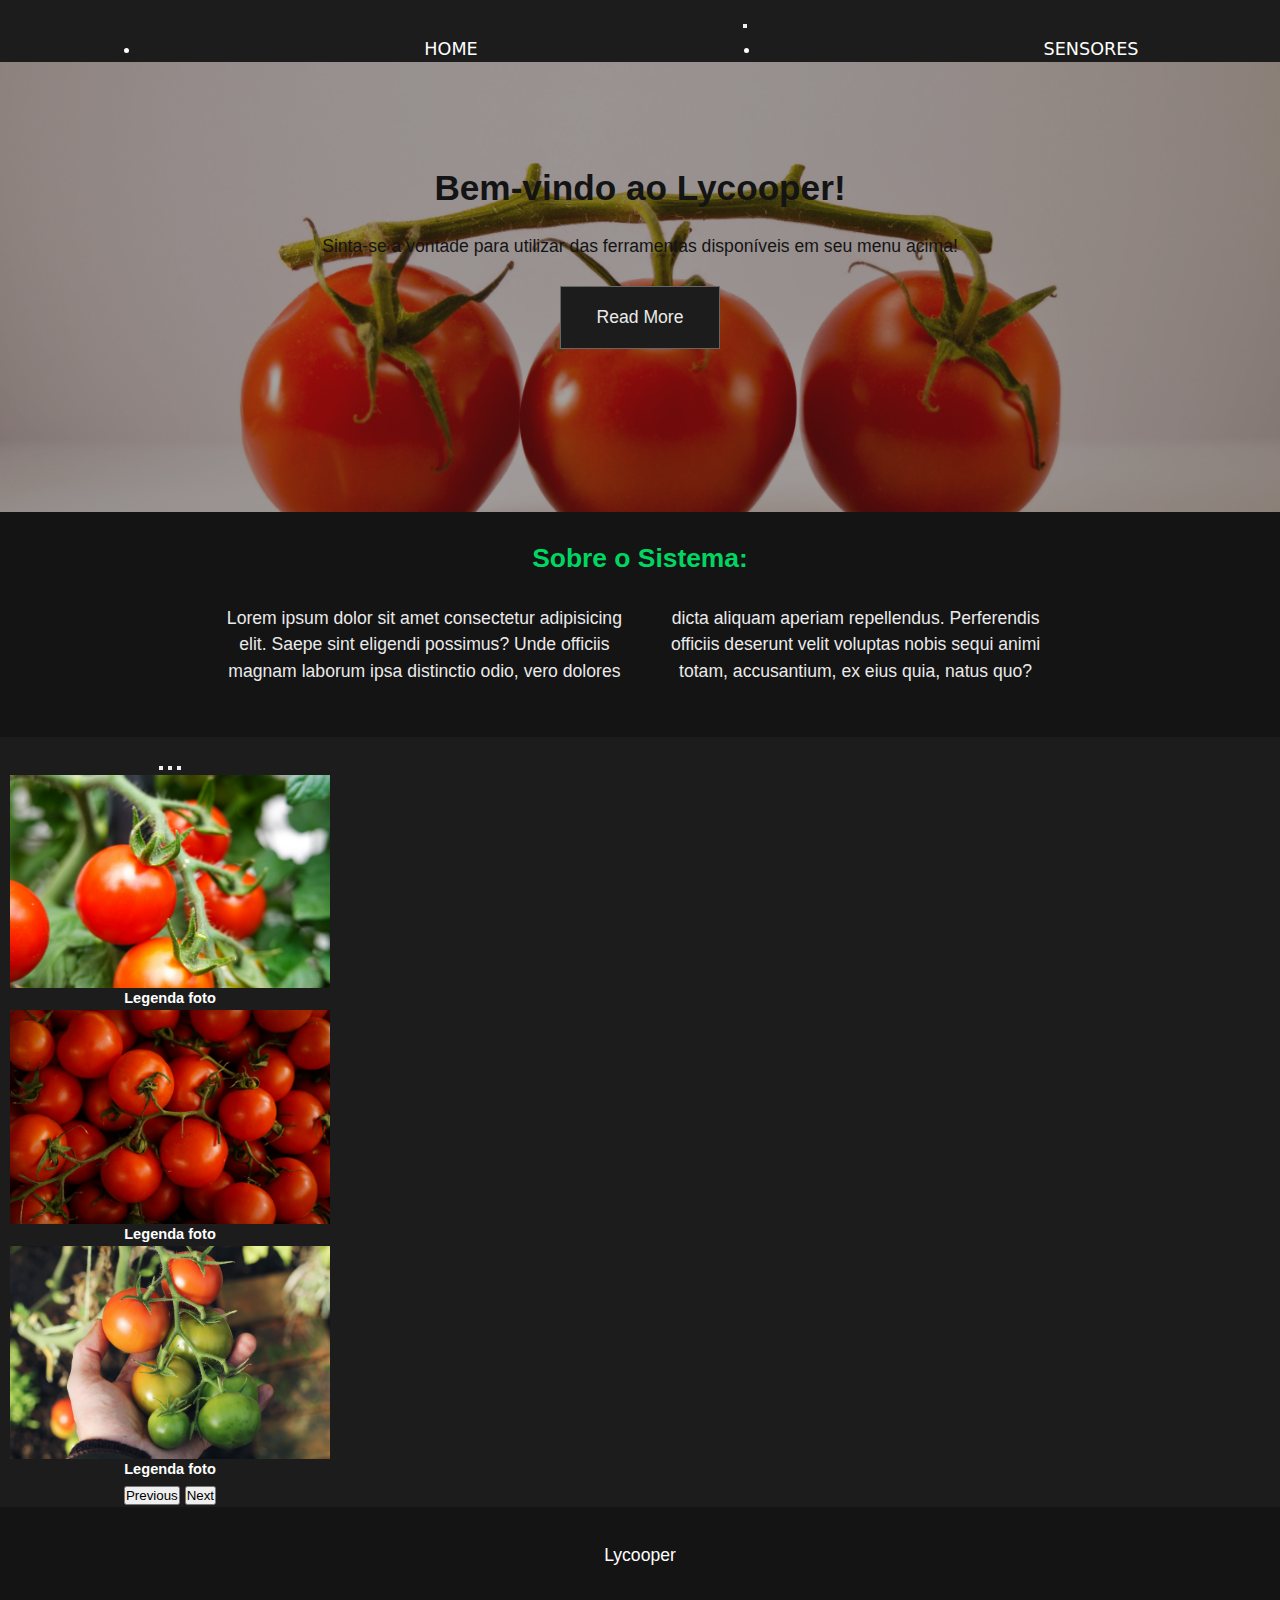
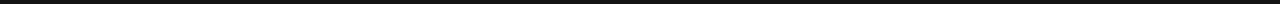
<file: index.html>
<!DOCTYPE html>
<html lang="pt-BR">

<head>
    
    <!-- Metadados -->
    <meta charset="UTF-8">
    <meta name="viewport" content="width=device-width, initial-scale=1.0">
    <meta http-equiv="X-UA-Compatible" content="ie=edge">
    <link rel="stylesheet" href="./css/style.css">
    <link href="https://cdn.jsdelivr.net/npm/bootstrap@5.0.2/dist/css/bootstrap.min.css" rel="stylesheet" integrity="sha384-EVSTQN3/azprG1Anm3QDgpJLIm9Nao0Yz1ztcQTwFspd3yD65VohhpuuCOmLASjC" crossorigin="anonymous">
    <script src="https://cdn.jsdelivr.net/npm/bootstrap@5.0.2/dist/js/bootstrap.bundle.min.js" integrity="sha384-MrcW6ZMFYlzcLA8Nl+NtUVF0sA7MsXsP1UyJoMp4YLEuNSfAP+JcXn/tWtIaxVXM" crossorigin="anonymous"></script>
    <title>Lycooper</title>
    <!--Titulo-->
</head>

<header>
    <!--Navbar Bootstrap-->
    <nav class="navbar col- navbar-sm navbar-dark fixed-top d-inline ">
        <div class="container-fluid">
          <a class="navbar-brand brand" href="index.html" data-text="Lycooper">Lycooper</a>
          <button class="navbar-toggler" type="button" data-bs-toggle="collapse" data-bs-target="#navbar">
            <span class="navbar-toggler-icon"></span>
          </button>
          <div class="collapse navbar-collapse" id="navbar">
            <ul class="navbar-nav">
                <li class="nav-item"></li><a class="nav-link" href="index.html">HOME</a> </li>
                <li class="nav-item"></li><a class="nav-link" href="sensor.html">SENSORES</a></li>
            </ul>
          </div>
        </div>
    </nav>
    <!--Fim da Navbar Bootstrap-->
</header>

<body>
    <!-- 1° Section, Titulo e Botão Read me e Showcase -->
    <section id="showcase" class="grid">
        <div class="bg-image"></div>
        <div class="content-wrap">
            <h1>Bem-vindo ao Lycooper!</h1>
            <p>Sinta-se a vontade para utilizar das ferramentas disponíveis em seu menu acima!</p>
            <a href="#section-b" class="btn">Read More</a>
        </div>
    </section>
    <!-- Fim da 1° Section, Titulo e Botão Read me e Showcase -->

    <main id="main">
        <!-- Texto acima do Slide, Section A -->
        <section id="section-a" class="grid container-fluid">
            <div class="content-wrap">
                <h2 class="content-title">Sobre o Sistema:</h2>
                    <div class="content-text">
                        <p>Lorem ipsum dolor sit amet consectetur adipisicing elit. Saepe sint eligendi possimus? Unde
                        officiis magnam laborum ipsa distinctio odio, vero dolores dicta aliquam aperiam repellendus.
                        Perferendis officiis deserunt velit voluptas nobis sequi
                        animi totam, accusantium, ex eius quia, natus quo?</p>
                    </div>
            </div>
        </section>
        <!-- Texto abaixo do Slide, Section A -->
        <section>
          <div id="carouselExampleDark" class="carousel carousel-dark slide m-auto py-4 w-75" data-bs-ride="carousel">
            <div class="carousel-indicators">
              <button type="button" data-bs-target="#carouselExampleDark" data-bs-slide-to="0" class="active" aria-current="true" aria-label="Slide 1"></button>
              <button type="button" data-bs-target="#carouselExampleDark" data-bs-slide-to="1" aria-label="Slide 2"></button>
              <button type="button" data-bs-target="#carouselExampleDark" data-bs-slide-to="2" aria-label="Slide 3"></button>
            </div>
            <div class="carousel-inner">
              <div class="carousel-item active" data-bs-interval="10000">
                <img src="imgs/a.jpg" class="d-block w-100" alt="...">
                <div class="carousel-caption d-none d-md-block">
                  <h5>Legenda foto</h5>
                </div>
              </div>
              <div class="carousel-item" data-bs-interval="2000">
                <img src="imgs/b.jpg" class="d-block w-100" alt="...">
                <div class="carousel-caption d-none d-md-block">
                  <h5>Legenda foto</h5>
                </div>
              </div>
              <div class="carousel-item">
                <img src="imgs/c.jpg" class="d-block w-100" alt="...">
                <div class="carousel-caption d-none d-md-block">
                  <h5>Legenda foto</h5>
                </div>
              </div>
            </div>
            <button class="carousel-control-prev" type="button" data-bs-target="#carouselExampleDark" data-bs-slide="prev">
              <span class="carousel-control-prev-icon" aria-hidden="true"></span>
              <span class="visually-hidden">Previous</span>
            </button>
            <button class="carousel-control-next" type="button" data-bs-target="#carouselExampleDark" data-bs-slide="next">
              <span class="carousel-control-next-icon" aria-hidden="true"></span>
              <span class="visually-hidden">Next</span>
            </button>
          </div>
        </section>
        </main>
    <!-- Footer -->
    <footer id="main-footer" class="text-footer text-center footer">
        <div id="footer-brand">Lycooper</div>
    </footer>
</body>
</html>
</file>
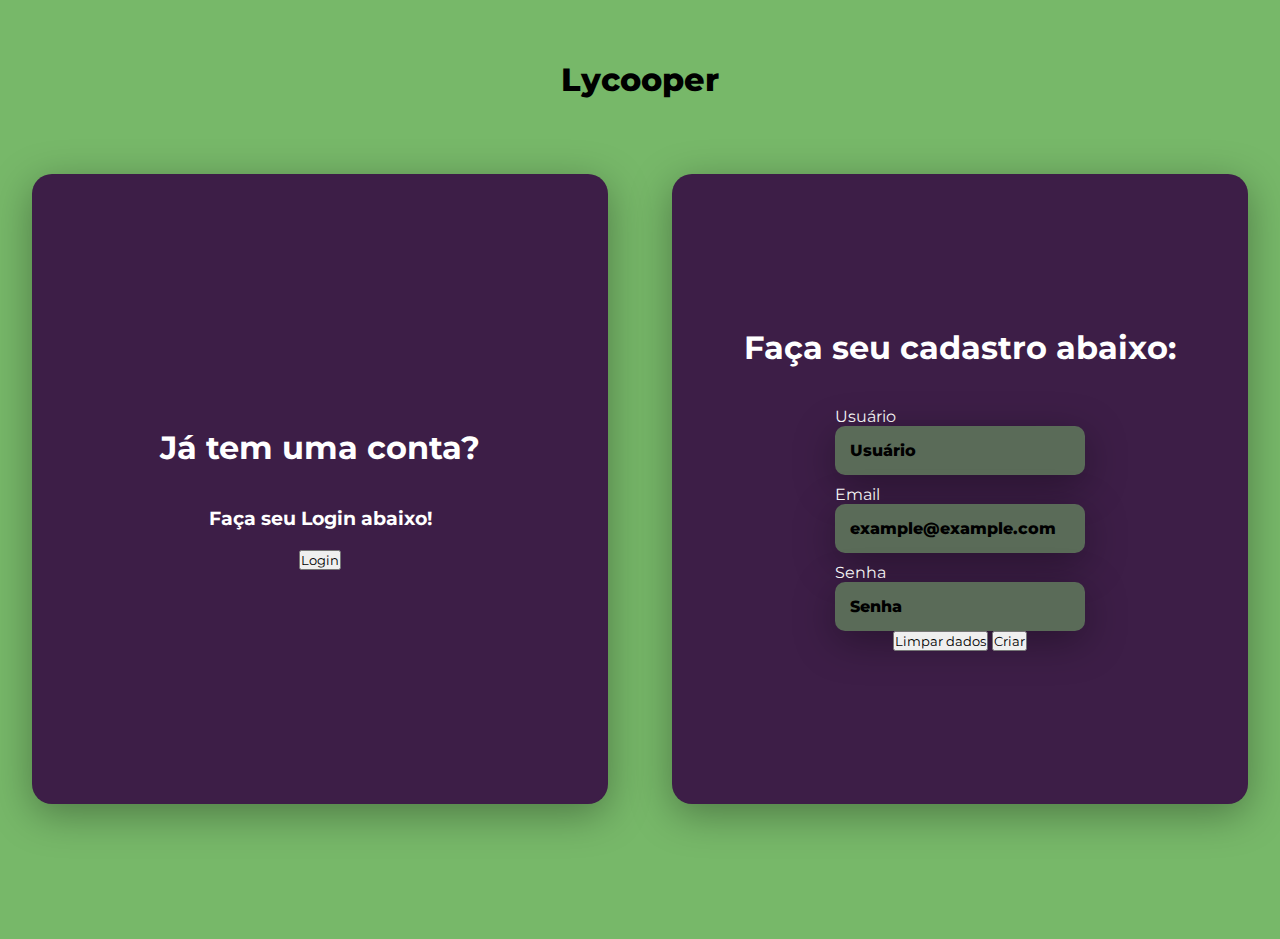
<file: cadastro copy.html>
<!DOCTYPE html>
<html lang="pt-BR">

<head>
    <meta charset="UTF-8" />
    <meta http-equiv="X-UA-Compatible" content="IE=edge" />
    <meta name="viewport" content="width=device-width, initial-scale=1.0" />
    <title>Cadastro</title>
    <link href="https://cdn.jsdelivr.net/npm/bootstrap@5.0.2/dist/css/bootstrap.min.css" rel="stylesheet"
    integrity="sha384-EVSTQN3/azprG1Anm3QDgpJLIm9Nao0Yz1ztcQTwFspd3yD65VohhpuuCOmLASjC" crossorigin="anonymous">
    <script src="https://cdn.jsdelivr.net/npm/bootstrap@5.0.2/dist/js/bootstrap.bundle.min.js"
    integrity="sha384-MrcW6ZMFYlzcLA8Nl+NtUVF0sA7MsXsP1UyJoMp4YLEuNSfAP+JcXn/tWtIaxVXM" crossorigin="anonymous">
    </script>
    <link href="./css/style-login.css" rel="stylesheet">
</head>

<body>
    <h1>Lycooper</h1>
    <div class="container-main-login">
        <div class="container-left">
            <div class="page-register">
                <h1>Já tem uma conta?</h1>
                <h3>Faça seu Login abaixo!</h3>
                <form action="./login.html" method="post">
                    <button type="submit" class="btn btn-success">Login</button>
                </form>
            </div>
        </div>
        <div class="container-right">
            <div class="page-login">
                <h1>Faça seu cadastro abaixo:</h1>
                <form action="./php/recebedados.php" method="POST" class="form-login">
                    <div class="textfield">
                        <label class="label" for="user">Usuário</label>
                        <input type="text" placeholder="Usuário" name="userLogin">
                    </div>
                    <div class="textfield">
                        <label class="label" for="email">Email</label>
                        <input type="password" placeholder="example@example.com" name="userEmail">
                    </div>
                    <div class="textfield">
                        <label class="label" for="pass">Senha</label>
                        <input type="password" placeholder="Senha" name="userPass">
                    </div>
                    <button class="btn btn-dark mt-3" type="reset">Limpar dados</button>
                    <button class="btn btn-success mt-3" type="submit" name="submit">Criar</button>
                </form>
            </div>
        </div>
    </div>
</body>

</html>
</file>
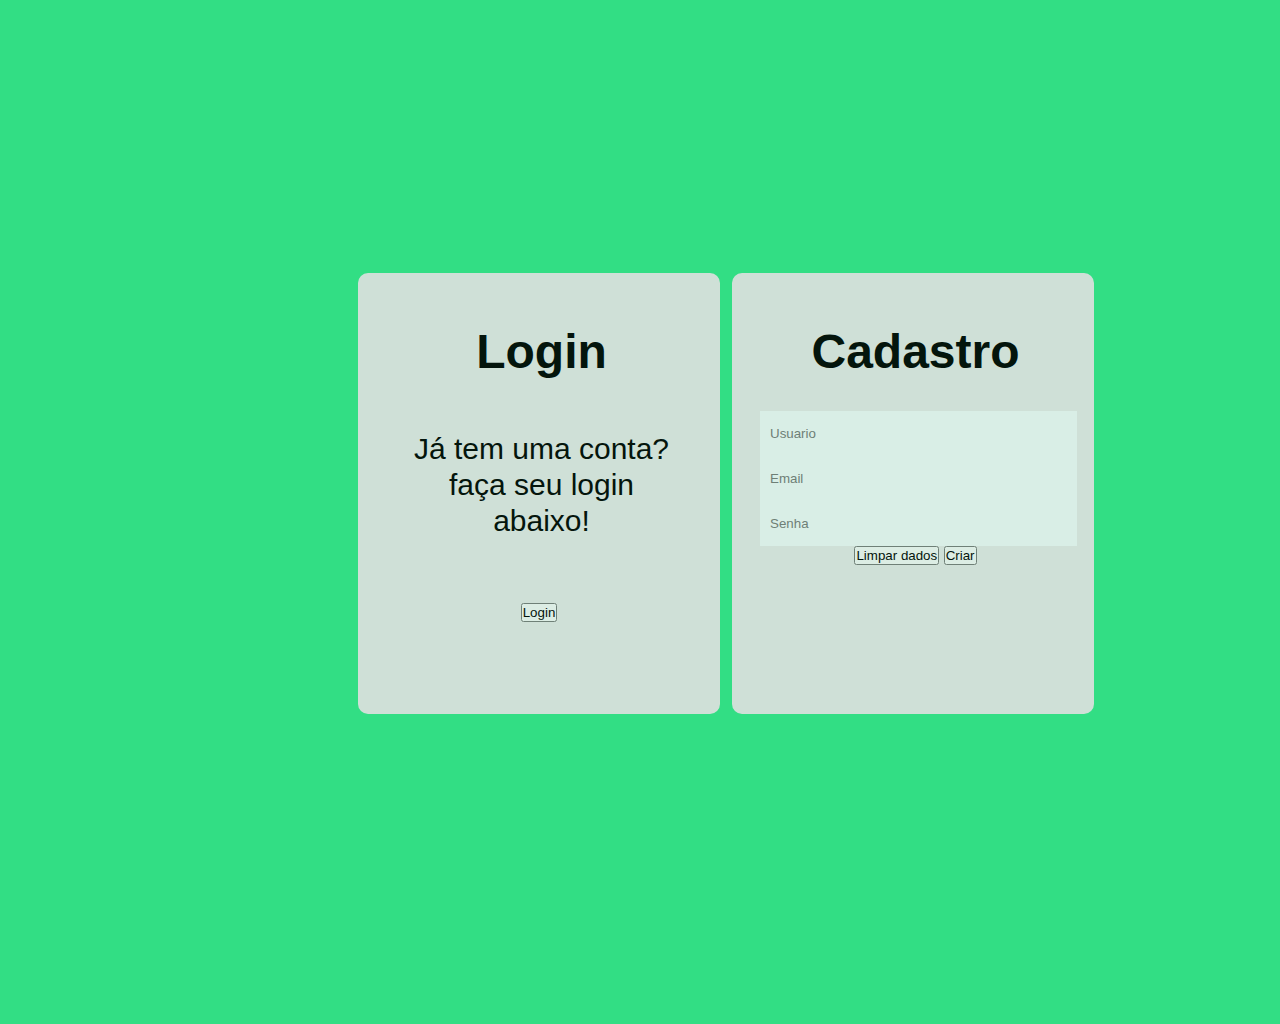
<file: cadastro.html>
<!DOCTYPE html>
<html lang="pt-BR">

<head>
    <meta charset="UTF-8" />
    <meta http-equiv="X-UA-Compatible" content="IE=edge" />
    <meta name="viewport" content="width=device-width, initial-scale=1.0" />
    <title>Cadastro</title>
    <link href="./css/style_cadastro.css" rel="stylesheet">
    <link href="https://cdn.jsdelivr.net/npm/bootstrap@5.0.2/dist/css/bootstrap.min.css" rel="stylesheet" integrity="sha384-EVSTQN3/azprG1Anm3QDgpJLIm9Nao0Yz1ztcQTwFspd3yD65VohhpuuCOmLASjC" crossorigin="anonymous">
    <script src="https://cdn.jsdelivr.net/npm/bootstrap@5.0.2/dist/js/bootstrap.bundle.min.js" integrity="sha384-MrcW6ZMFYlzcLA8Nl+NtUVF0sA7MsXsP1UyJoMp4YLEuNSfAP+JcXn/tWtIaxVXM" crossorigin="anonymous"></script>
</head>

<body>
<main class="all">

<div class="primaryColumnForm"> 
    <div class="content-primary">
        <h2 class="title title-primary">Login</h2>
        <p class="description description-primary">Já tem uma conta?<br>faça seu login abaixo!</p>
        <form action="cadastro.html">
            <button class="btn btn-outline-dark">Login</button>
        </form>
    </div>
</div>
    
<div class="secondColumnForm">
    <div class="content-secondary">
        <h2 class="title-secondary">Cadastro</h2>
        <form action="./php/recebedados.php" method="POST" class="form">
        <label class="label-input mt-2" for="">
            <input type="text" placeholder="Usuario" name="userLogin">
        </label>
        <label class="label-input mt-2" for="">
            <input type="email" placeholder="Email" name="userEmail">
        </label>
        <label class="label-input mt-2 pl-2" for="">
            <input type="password" placeholder="Senha" name="userPass">
        </label>

        <button class="btn btn-outline-dark mt-3" type="reset">Limpar dados</button>
        <button class="btn btn-outline-success mt-3" type="submit" name="submit">Criar</button>
        </form>
        </div>
    </div>
</main>
</body>

</html>
</file>
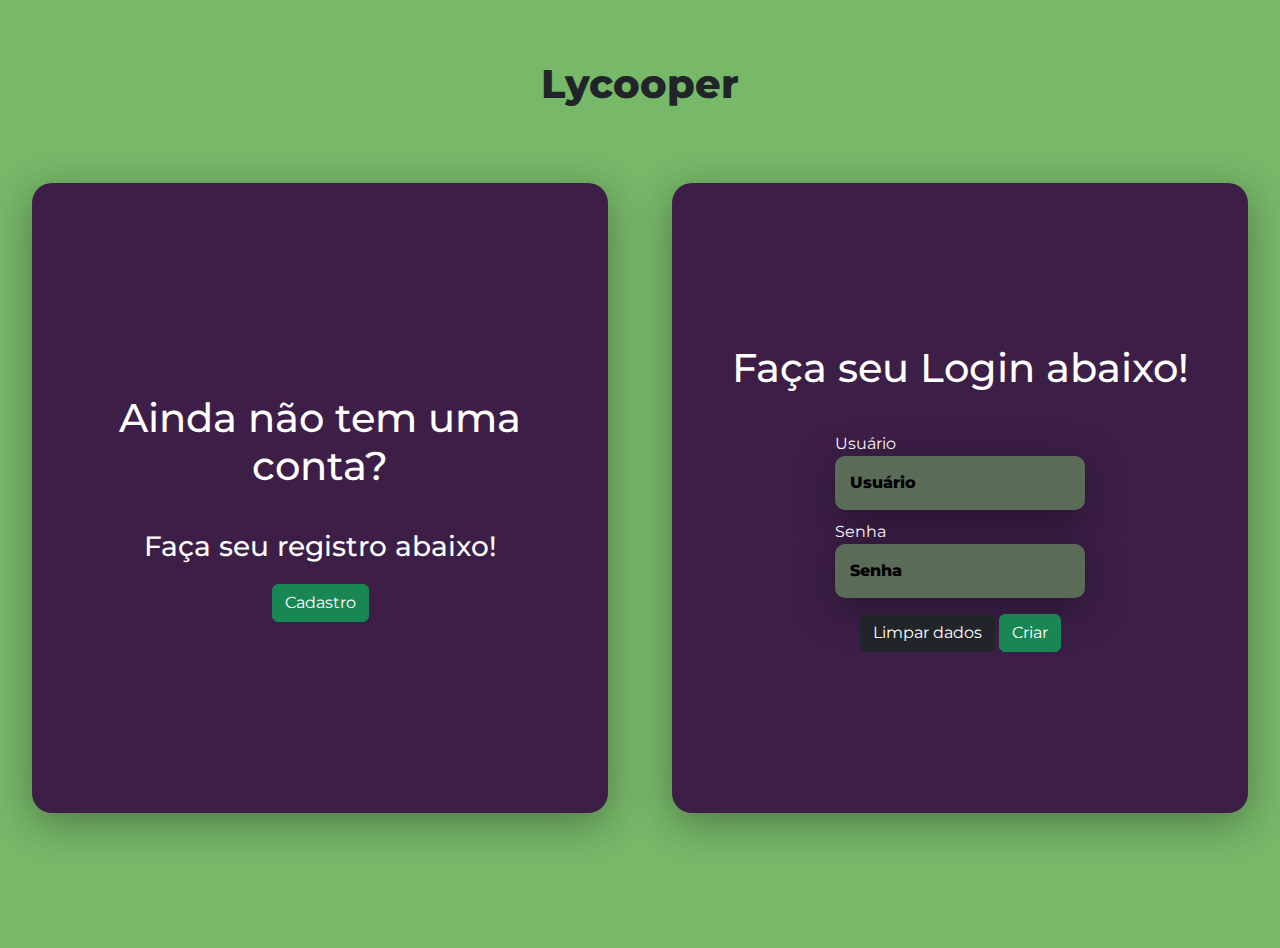
<file: login.html>
<!DOCTYPE html>
<html lang="en">

<head>
    <meta charset="UTF-8">
    <meta http-equiv="X-UA-Compatible" content="IE=edge">
    <meta name="viewport" content="width=device-width, initial-scale=1.0">
    <link href="https://cdn.jsdelivr.net/npm/bootstrap@5.1.3/dist/css/bootstrap.min.css" rel="stylesheet">
    <script src="https://cdn.jsdelivr.net/npm/bootstrap@5.1.3/dist/js/bootstrap.bundle.min.js"></script>
    <link href="./css/style-login.css" rel="stylesheet">
    <title>Login</title>
</head>

<body>
    <h1>Lycooper</h1>
    <div class="container-main-login">
        <div class="container-left">
            <div class="page-register">
                <h1>Ainda não tem uma conta?</h1>
                <h3>Faça seu registro abaixo!</h3>
                <form action="./cadastro.html" method="post">
                    <button type="submit" class="btn btn-success">Cadastro</button>
                </form>
            </div>
        </div>
        <div class="container-right">
            <div class="page-login">
                <h1>Faça seu Login abaixo!</h1>
                <form action="./php/recebedados.php" method="POST" class="form-login">
                    <div class="textfield">
                        <label class="label" for="user">Usuário</label>
                        <input type="text" placeholder="Usuário" name="userLogin">
                    </div>
                    <div class="textfield">
                        <label class="label" for="pass">Senha</label>
                        <input type="password" placeholder="Senha" name="userPass">
                    </div>
                    <button class="btn btn-dark mt-3" type="reset">Limpar dados</button>
                    <button class="btn btn-success mt-3" type="submit" name="submit">Criar</button>
                </form>
            </div>
        </div>
    </div>
</body>

</html>
</file>
<file: css/style.css>
/* Core Styles */
* {
    margin: 0px;
    padding: 0px;
    
  }
  
  a {
    color: #fff;
    text-decoration: none;
    transition: 0.7s;
  }
  
  a:hover {
    opacity: 0.7;
  }
  
  .navbar-brand {
    font-size: 24px;
    text-transform: uppercase;
    letter-spacing: 10px;
    font-family: system-ui, -apple-system, Helvetica, Arial, sans-serif;
    color: #1C1C1C;
    -webkit-text-stroke: 0.1vw #1C1C1C;
  }
  
  .navbar {
    font-family: system-ui, -apple-system, Helvetica, Arial, sans-serif;
    background: #1C1C1C;
    text-transform: uppercase;
  }
  
  .navbar-nav{
    display: flex;
    flex-direction: row;
    align-items: center;
    justify-content: space-around;
  }
  
  .navbar-brand::before {
    content: attr(data-text);
    position: absolute;
    width: 0%;
    color: #00D661;
    -webkit-text-stroke: 0vw #00D661;
    overflow: hidden;
    animation: animate 5s linear infinite;
  }

  @keyframes animate 
  {
    0%,10%,100%
    {
        width: 0;
    }
    70%
    {
        width: 23%;
    }
  }

body {
    margin: 0;
    font-family: Arial, Helvetica, sans-serif;
    background: #1C1C1C;
    color: #fff;
    font-size: 1.1em;
    line-height: 1.5;
    text-align: center;
  }
input{
  display: none;
}
  img {
    display: flex;
    width: 100%;
    height: auto;
  }

  h1,
  h2,
  h3 {
    margin: 0;
    padding: 1em 0;
  }

  p {
    margin: 0;
    padding: 1em 0;
  }

  .btn {
    display: inline-block;
    background: #1C1C1C;
    color: #eaeaea;
    text-decoration: none;
    padding: 1em 2em;
    border: 1px solid #666;
    margin: 0.5em 0;
  }

  .btn:hover {
    background: #fff;
    color: #1C1C1C;
  }

  .bar:hover {
    background-color: #fff;
  }

  .slides {
    display: flex;
    width: 383%;
    height: 100%;
  }

  .slide {
    width: 25%;
    padding-left: 10px;
    padding-top: 12px;
  }

  .slide img {
    width: 100%;
    height: 90%;
  }


  /* Header Showcase */

  #showcase {
    min-height: 450px;
    color: #141414;
    text-align: center;
  }

  #showcase .bg-image {
    position: absolute;
    background: #1C1C1C
      url("/imgs/background.jpg");
    background-position: center;
    background-repeat: no-repeat;
    background-size: cover;
    width: 100%;
    height: 450px;
    z-index: -1;
    opacity: 0.6;
  }

  #showcase h1 {
    padding-top: 100px;
    padding-bottom: 0;
  }

  #showcase .content-wrap,
  #section-a .content-wrap {
    padding: 0 1.5em;
  }

  /* Section A */

  #section-a {
    background: #141414;
    color: #00D661;
    padding-bottom: 2em;
  }


  .card-content {
    padding: 1.5em;
  }

  /* Section C */

  #section-c {
    background: #141414;
    color: #eaeaea;
    padding: 2em;
  }

  /* Section D / Boxes */

  #section-d .box {
    padding: 2em;
    color: #fff;
  }

  #section-d .box:first-child {
    background: #00D661;
  }

  /* Footer */

  #main-footer {
    padding: 2em;
    background: #141414;
    color: #fff;
    text-align: center;
  }

  #main-footer a {
    color: #00D661;
    text-decoration: none;
  }

  /* Media Queries */

  @media (min-width: 700px) {
    .grid {
      display: grid;
      grid-template-columns: 1fr repeat(2, minmax(auto, 25em)) 1fr;
    }

    #section-a .content-text {
      columns: 2;
      column-gap: 2em;
      color: #eaeaea;
    }

    #section-a .content-text p {
      padding-top: 0;
    }

    .content-wrap, ul {
      grid-column: 2/4;
    }

    .box  #main-footer div {
      grid-column: span 2;
      }
</file>
<file: css/style-login.css>
@import url('https://fonts.googleapis.com/css2?family=Montserrat:wght@100&display=swap');

*{
    margin: 0px;
    padding: 0px;
    box-sizing: border-box;
    font-family: 'Montserrat';
    font-style: bold;
}

body {
   /* background: #77B869 !important;*/
   background: #77B869;
}

.container-main-login {
    width: 100vw;
    height: 100vh;
    display: flex;
    justify-content: center;
    align-items: center;
}

.container-left, .container-right {
    width: 50vw;
    height: 100vh;
    display: flex;
    text-align: center;
    justify-content: center;
    align-items: center;
    flex-direction: column;
}

.page-login, .page-register {
    width: 90%;
    height: 70%;
    display: flex;
    justify-content: center;
    align-items: center;
    flex-direction: column;
    padding: 30px 35px;
    background: #3D1E47;
    border-radius: 20px;
    box-shadow: 0px 10px 40px #00000056;
    text-decoration: none;
    color: #ffff;
}

.page-register  > h1, .page-register > h3{
    margin: 20px;
}

.page-login > h1 {
    margin-bottom: 30px;

}

.textfield {
    display: flex;
    flex-direction: column;
    align-items: flex-start;
    justify-content: center;
}

.textfield > input {
    width: 100%;
    border: none;
    border-radius: 10px;
    padding: 15px;
    color: #ffff;
    font-size: 12pt;
    box-shadow: 0px 10px 40px #00000056;
    outline: none;
    background: #5A6B58;
    box-sizing: border-box;
}

    input::placeholder {
        color: black;
        font-weight: 800;
}

.textfield > label {
    color: #ffff;
    margin-top: 10px;
    margin-bottom: 0px;
}

body > h1 {
    text-align: center;
    position: relative;
    font-weight: 800;
    margin-bottom: -60px;
    margin-top: 60px;
}

@media (max-width: 600px) {
    div.container-main-login {
        display: flex;
        flex-direction: column;
    }
    .page-login, .page-register {
        width: 50vw;
        height: 50vh;
        display: flex;
        justify-content: center;
        align-items: center;
        flex-direction: column;
        padding: 30px 35px;
        background: #3D1E47;
        border-radius: 20px;
        box-shadow: 0px 10px 40px #00000056;
        text-decoration: none;
        color: #ffff;
    }
    body > h1 {
        margin-bottom: 5px;
    }
}
</file>
<file: css/style_cadastro.css>
@import url('https://fonts.googleapis.com/css2?family=Open+Sans:wght@300;400;700&display=swap');
* {
    margin: 0;
    padding: 0;
    box-sizing: border-box;
}
body {
    font-family: 'Open Sans', sans-serif;
}

main {
    position: absolute;
    width: 1440px;
    height: 1024px;
    
    background: #32DE84;
}


/* Coluna da esqueda (login) */

.primaryColumnForm {
    position: absolute;
    width: 362px;
    height: 441px;
    left: 358px;
    top: 273px;

    background: #E1E1E1;
    opacity: 0.9;
    border-radius: 10px;
}


.content-primary {
    position: absolute;
    font-family: 'Arial';
    font-style: normal;
    font-weight: 300;
    font-size: 30px;
    line-height: 36px;
    text-align: center;
    
    color: #000000;
}

.title {
    font-family: 'Arial';
    font-style: normal;
    font-weight: 600;
    font-size: 48px;
    line-height: 58px;
    text-align: center;
    
    padding-left: 5px;
    margin: 50px;
}

.description {
    font-family: 'Arial';
    font-style: normal;
    font-weight: 300;
    font-size: 30px;
    line-height: 36px;
    text-align: center;
    
    padding-left: 5px;
    margin: 50px;
}

/* Segunda coluna do fomulário (Cadastro) */

.secondColumnForm {
    position: absolute;
    width: 362px;
    height: 441px;
    left: 732px;
    top: 273px;

    background: #E1E1E1;
    opacity: 0.9;
    border-radius: 10px;
}

.title-secondary {
    font-family: 'Arial';
    font-style: normal;
    font-weight: 600;
    font-size: 48px;
    line-height: 58px;
    text-align: center;
    
    padding-left: 5px;
    margin: 50px;
}

.form{
    font-family: 'Arial';
    font-style: normal;
    text-align: center;
    
    padding-left: 5px;
    margin: 20px;
    margin-top: -20px;
}

.form input {
    height: 45px;
    border: none;
    background-color: #ecf0f1;
    width: 100%;
    padding-left: 10px;
}
.label-input {
    margin: 3px;
}
</file>
